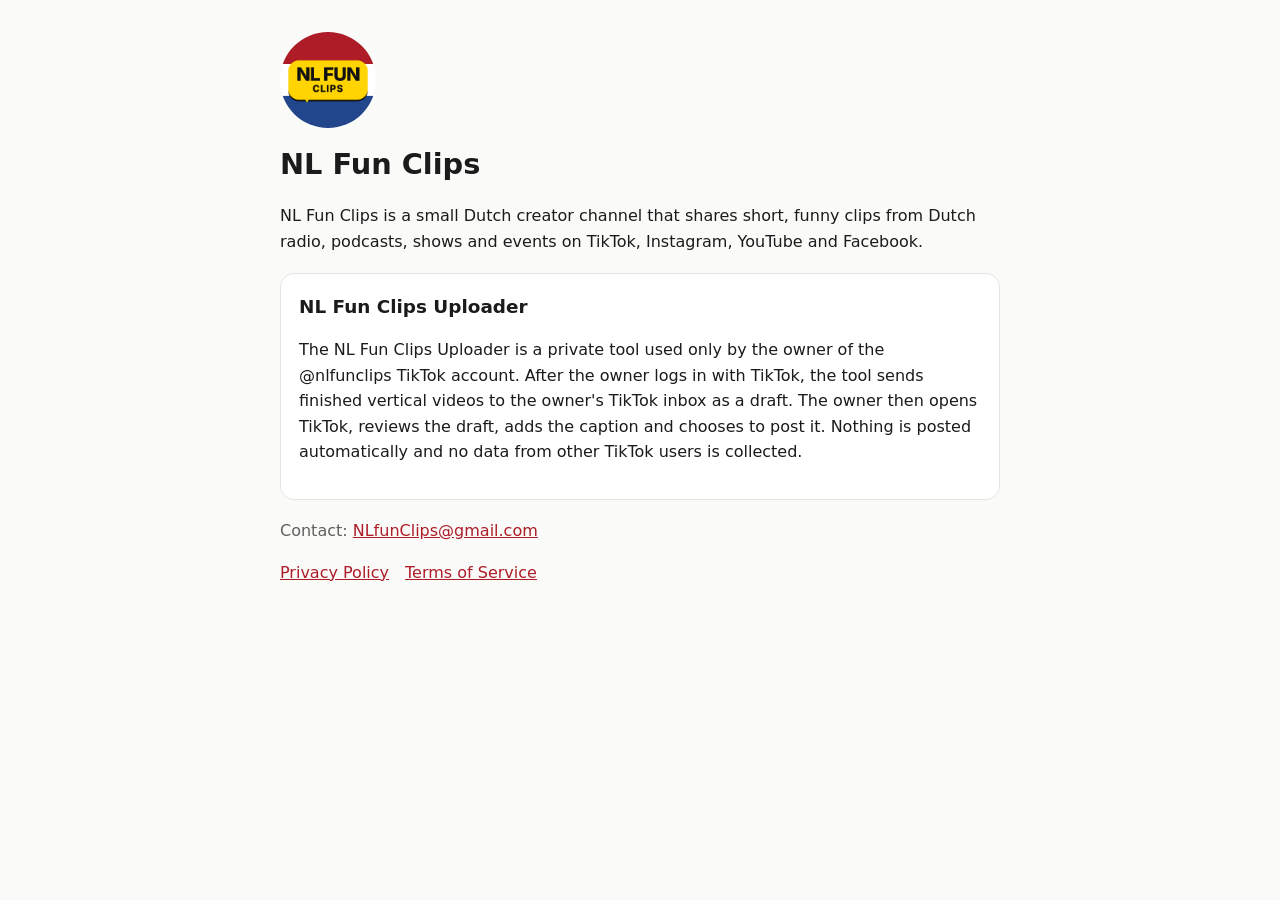
<file: index.html>
<!doctype html><html lang="en"><head><meta charset="utf-8"><meta name="viewport" content="width=device-width,initial-scale=1">
<title>NL Fun Clips</title><link rel="stylesheet" href="style.css"></head><body><main>
<img class="logo" src="logo.png" alt="NL Fun Clips logo">
<h1>NL Fun Clips</h1>
<p>NL Fun Clips is a small Dutch creator channel that shares short, funny clips from Dutch radio, podcasts, shows and events on TikTok, Instagram, YouTube and Facebook.</p>
<div class="card"><h2 style="margin-top:0">NL Fun Clips Uploader</h2>
<p>The NL Fun Clips Uploader is a private tool used only by the owner of the @nlfunclips TikTok account. After the owner logs in with TikTok, the tool sends finished vertical videos to the owner's TikTok inbox as a draft. The owner then opens TikTok, reviews the draft, adds the caption and chooses to post it. Nothing is posted automatically and no data from other TikTok users is collected.</p></div>
<p class="mut">Contact: <a href="mailto:NLfunClips@gmail.com">NLfunClips@gmail.com</a></p>
<nav><a href="privacy.html">Privacy Policy</a><a href="terms.html">Terms of Service</a></nav>
</main></body></html>
</file>
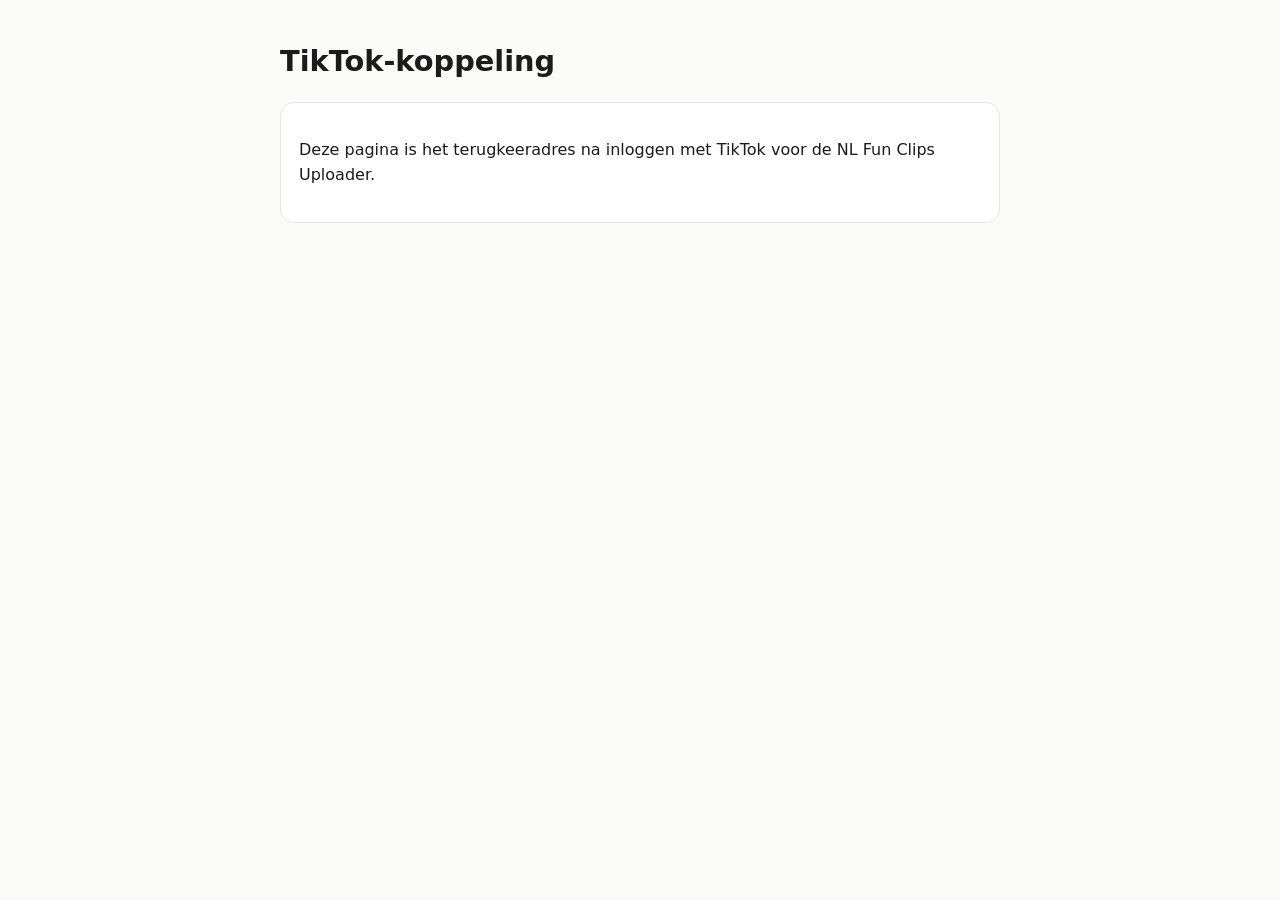
<file: callback/index.html>
<!doctype html><html lang="nl"><head><meta charset="utf-8"><meta name="viewport" content="width=device-width,initial-scale=1">
<title>TikTok-koppeling</title><link rel="stylesheet" href="../style.css"></head><body><main>
<h1>TikTok-koppeling</h1>
<div id="ok" class="card" hidden><p>✅ Ingelogd bij TikTok. Kopieer de code hieronder en plak hem in de chat bij Claude.</p>
<pre id="code"></pre><button id="btn">Kopieer code</button><p class="mut" id="hint"></p></div>
<div id="err" class="card" hidden><p>❌ Inloggen is niet gelukt: <span id="msg"></span></p></div>
<div id="none" class="card"><p>Deze pagina is het terugkeeradres na inloggen met TikTok voor de NL Fun Clips Uploader.</p></div>
<script>
const q=new URLSearchParams(location.search),code=q.get('code'),e=q.get('error');
if(code){document.getElementById('none').hidden=true;document.getElementById('ok').hidden=false;
 const payload=JSON.stringify({code:code,state:q.get('state')||''});document.getElementById('code').textContent=payload;
 document.getElementById('btn').onclick=()=>{const done=()=>{document.getElementById('btn').textContent='Gekopieerd ✓'};
  if(navigator.clipboard)navigator.clipboard.writeText(payload).then(done,()=>{document.getElementById('hint').textContent='Selecteer de tekst hierboven en kopieer hem.'});}}
else if(e){document.getElementById('none').hidden=true;document.getElementById('err').hidden=false;document.getElementById('msg').textContent=e+' '+(q.get('error_description')||'')}
</script></main></body></html>
</file>
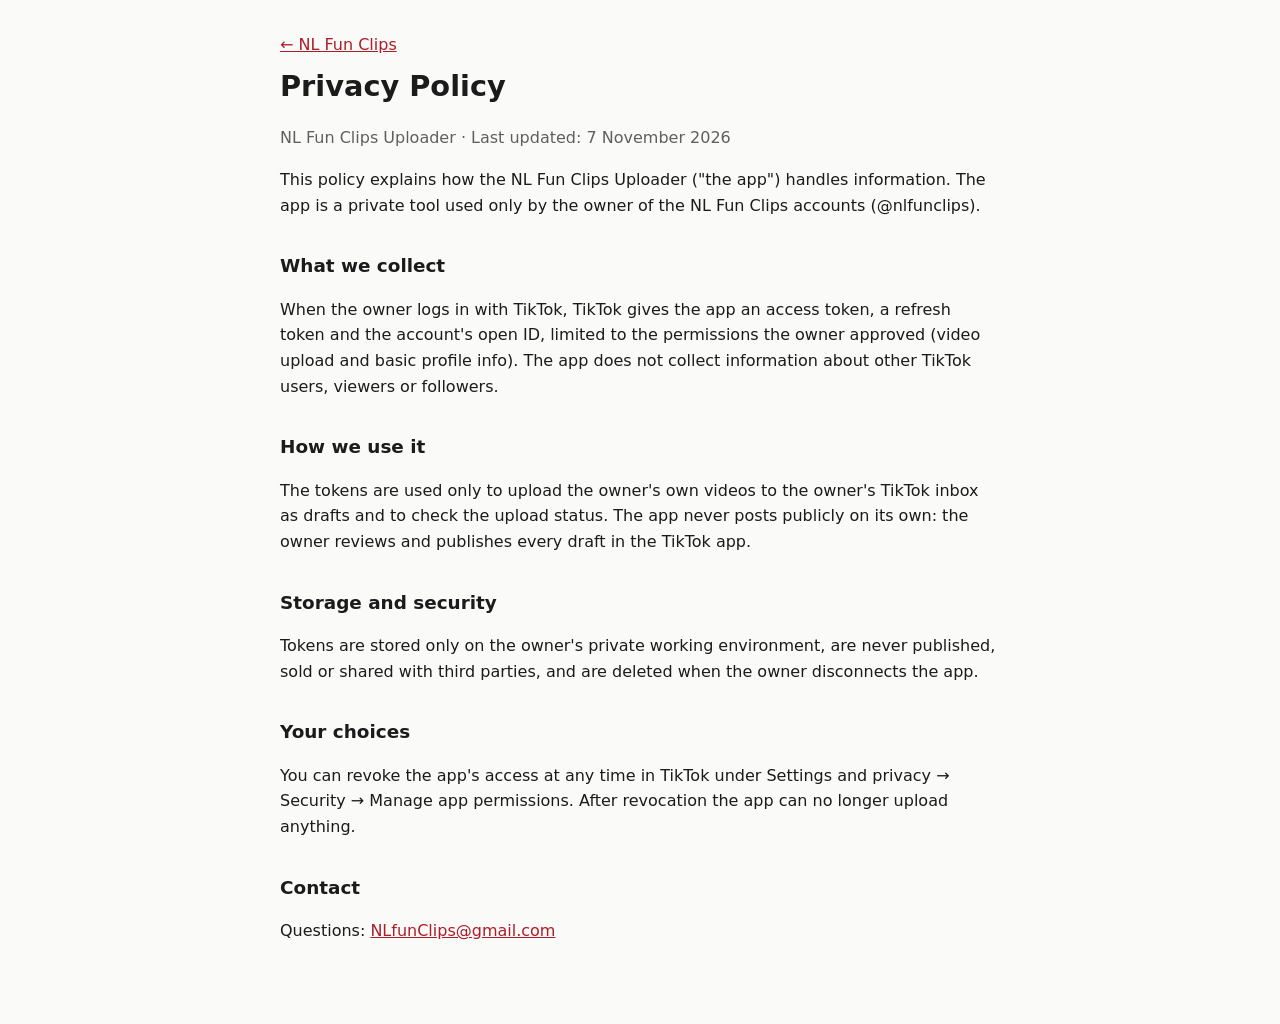
<file: privacy.html>
<!doctype html><html lang="en"><head><meta charset="utf-8"><meta name="viewport" content="width=device-width,initial-scale=1">
<title>Privacy Policy</title><link rel="stylesheet" href="style.css"></head><body><main>
<nav><a href="index.html">← NL Fun Clips</a></nav>
<h1>Privacy Policy</h1><p class="mut">NL Fun Clips Uploader · Last updated: 7 November 2026</p>
<p>This policy explains how the NL Fun Clips Uploader ("the app") handles information. The app is a private tool used only by the owner of the NL Fun Clips accounts (@nlfunclips).</p>
<h2>What we collect</h2>
<p>When the owner logs in with TikTok, TikTok gives the app an access token, a refresh token and the account's open ID, limited to the permissions the owner approved (video upload and basic profile info). The app does not collect information about other TikTok users, viewers or followers.</p>
<h2>How we use it</h2>
<p>The tokens are used only to upload the owner's own videos to the owner's TikTok inbox as drafts and to check the upload status. The app never posts publicly on its own: the owner reviews and publishes every draft in the TikTok app.</p>
<h2>Storage and security</h2>
<p>Tokens are stored only on the owner's private working environment, are never published, sold or shared with third parties, and are deleted when the owner disconnects the app.</p>
<h2>Your choices</h2>
<p>You can revoke the app's access at any time in TikTok under Settings and privacy → Security → Manage app permissions. After revocation the app can no longer upload anything.</p>
<h2>Contact</h2>
<p>Questions: <a href="mailto:NLfunClips@gmail.com">NLfunClips@gmail.com</a></p>
</main></body></html>
</file>
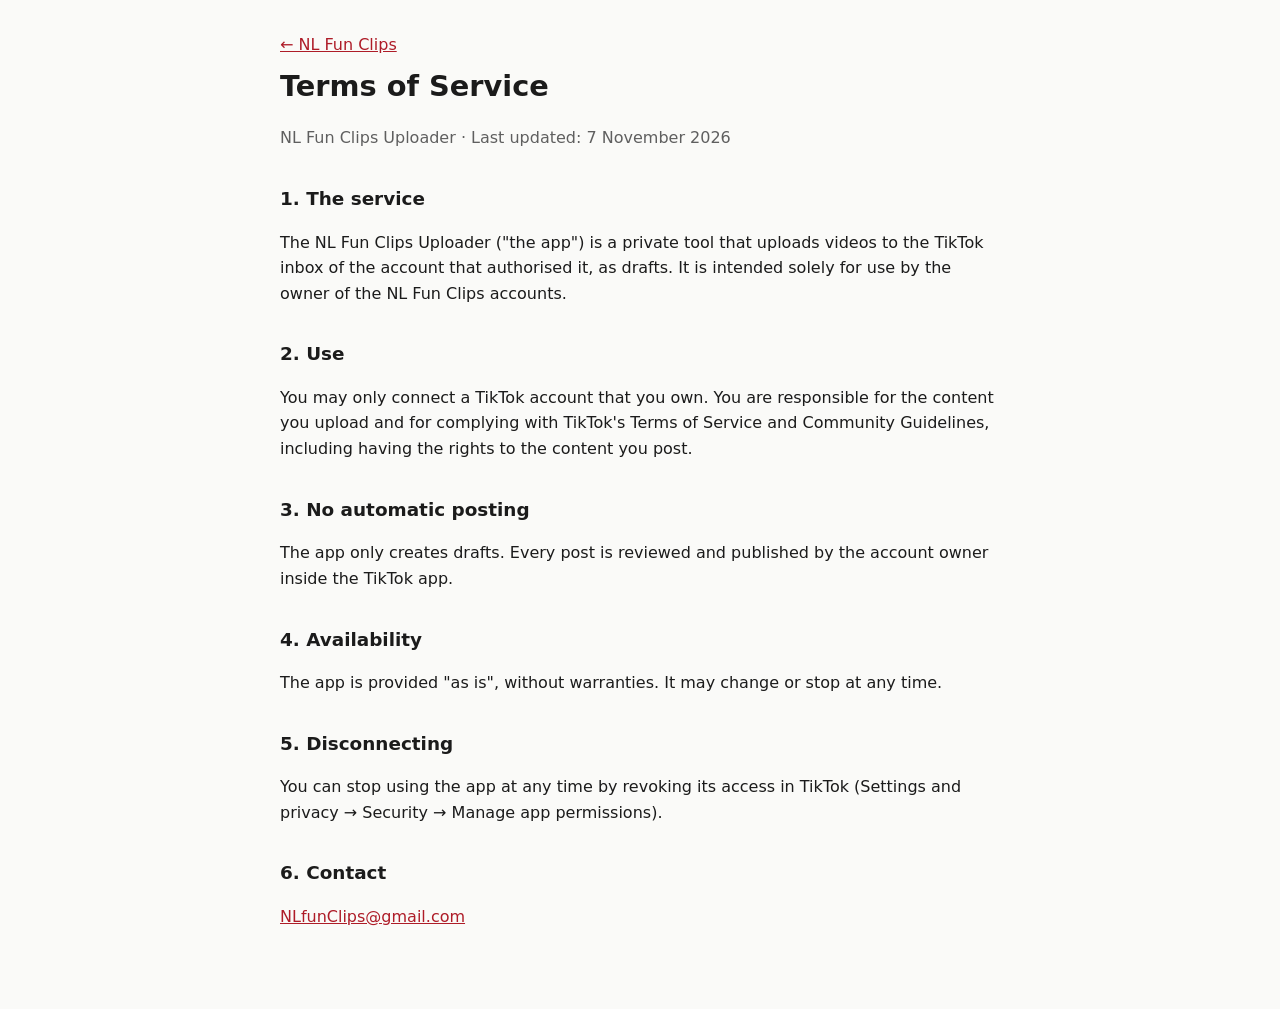
<file: terms.html>
<!doctype html><html lang="en"><head><meta charset="utf-8"><meta name="viewport" content="width=device-width,initial-scale=1">
<title>Terms of Service</title><link rel="stylesheet" href="style.css"></head><body><main>
<nav><a href="index.html">← NL Fun Clips</a></nav>
<h1>Terms of Service</h1><p class="mut">NL Fun Clips Uploader · Last updated: 7 November 2026</p>
<h2>1. The service</h2>
<p>The NL Fun Clips Uploader ("the app") is a private tool that uploads videos to the TikTok inbox of the account that authorised it, as drafts. It is intended solely for use by the owner of the NL Fun Clips accounts.</p>
<h2>2. Use</h2>
<p>You may only connect a TikTok account that you own. You are responsible for the content you upload and for complying with TikTok's Terms of Service and Community Guidelines, including having the rights to the content you post.</p>
<h2>3. No automatic posting</h2>
<p>The app only creates drafts. Every post is reviewed and published by the account owner inside the TikTok app.</p>
<h2>4. Availability</h2>
<p>The app is provided "as is", without warranties. It may change or stop at any time.</p>
<h2>5. Disconnecting</h2>
<p>You can stop using the app at any time by revoking its access in TikTok (Settings and privacy → Security → Manage app permissions).</p>
<h2>6. Contact</h2>
<p><a href="mailto:NLfunClips@gmail.com">NLfunClips@gmail.com</a></p>
</main></body></html>
</file>
<file: style.css>
:root{--bg:#fafaf8;--fg:#1b1b1b;--mut:#5f5f5f;--acc:#AE1C28;--card:#fff;--line:#e4e4e0}
@media (prefers-color-scheme:dark){:root{--bg:#141414;--fg:#eee;--mut:#aaa;--acc:#ff6b6b;--card:#1f1f1f;--line:#333}}
body{margin:0;background:var(--bg);color:var(--fg);font:16px/1.6 system-ui,-apple-system,sans-serif}
main{max-width:720px;margin:0 auto;padding:32px 16px 64px}
h1{font-size:1.8rem;margin:.2em 0} h2{font-size:1.15rem;margin-top:1.8em}
a{color:var(--acc)} .mut{color:var(--mut)} nav a{margin-right:16px}
.card{background:var(--card);border:1px solid var(--line);border-radius:14px;padding:18px;margin:18px 0}
code,pre{font:14px ui-monospace,monospace;background:var(--card);border:1px solid var(--line);border-radius:8px;padding:2px 6px;word-break:break-all;white-space:pre-wrap}
button{padding:12px 18px;border:0;border-radius:10px;background:var(--acc);color:#fff;font-size:1rem;font-weight:600}
img.logo{width:96px;height:96px;border-radius:50%}
</file>
